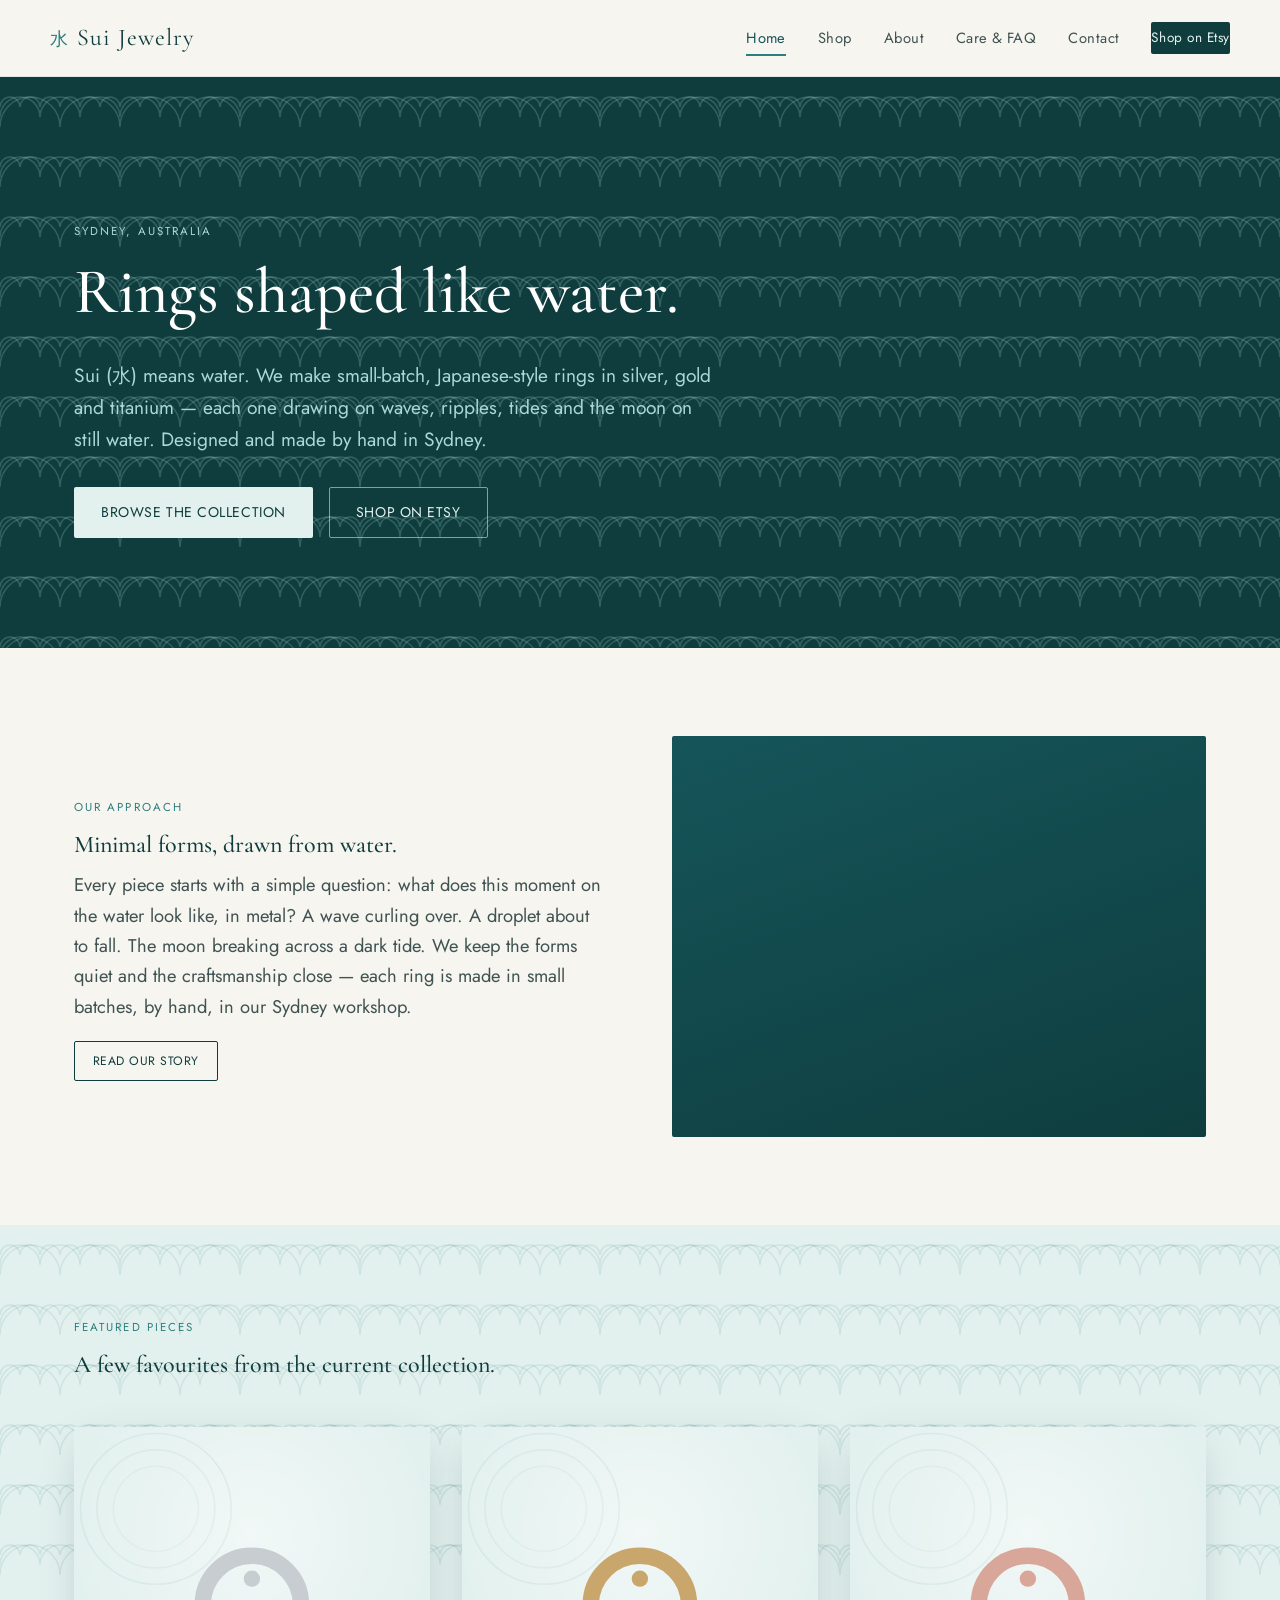
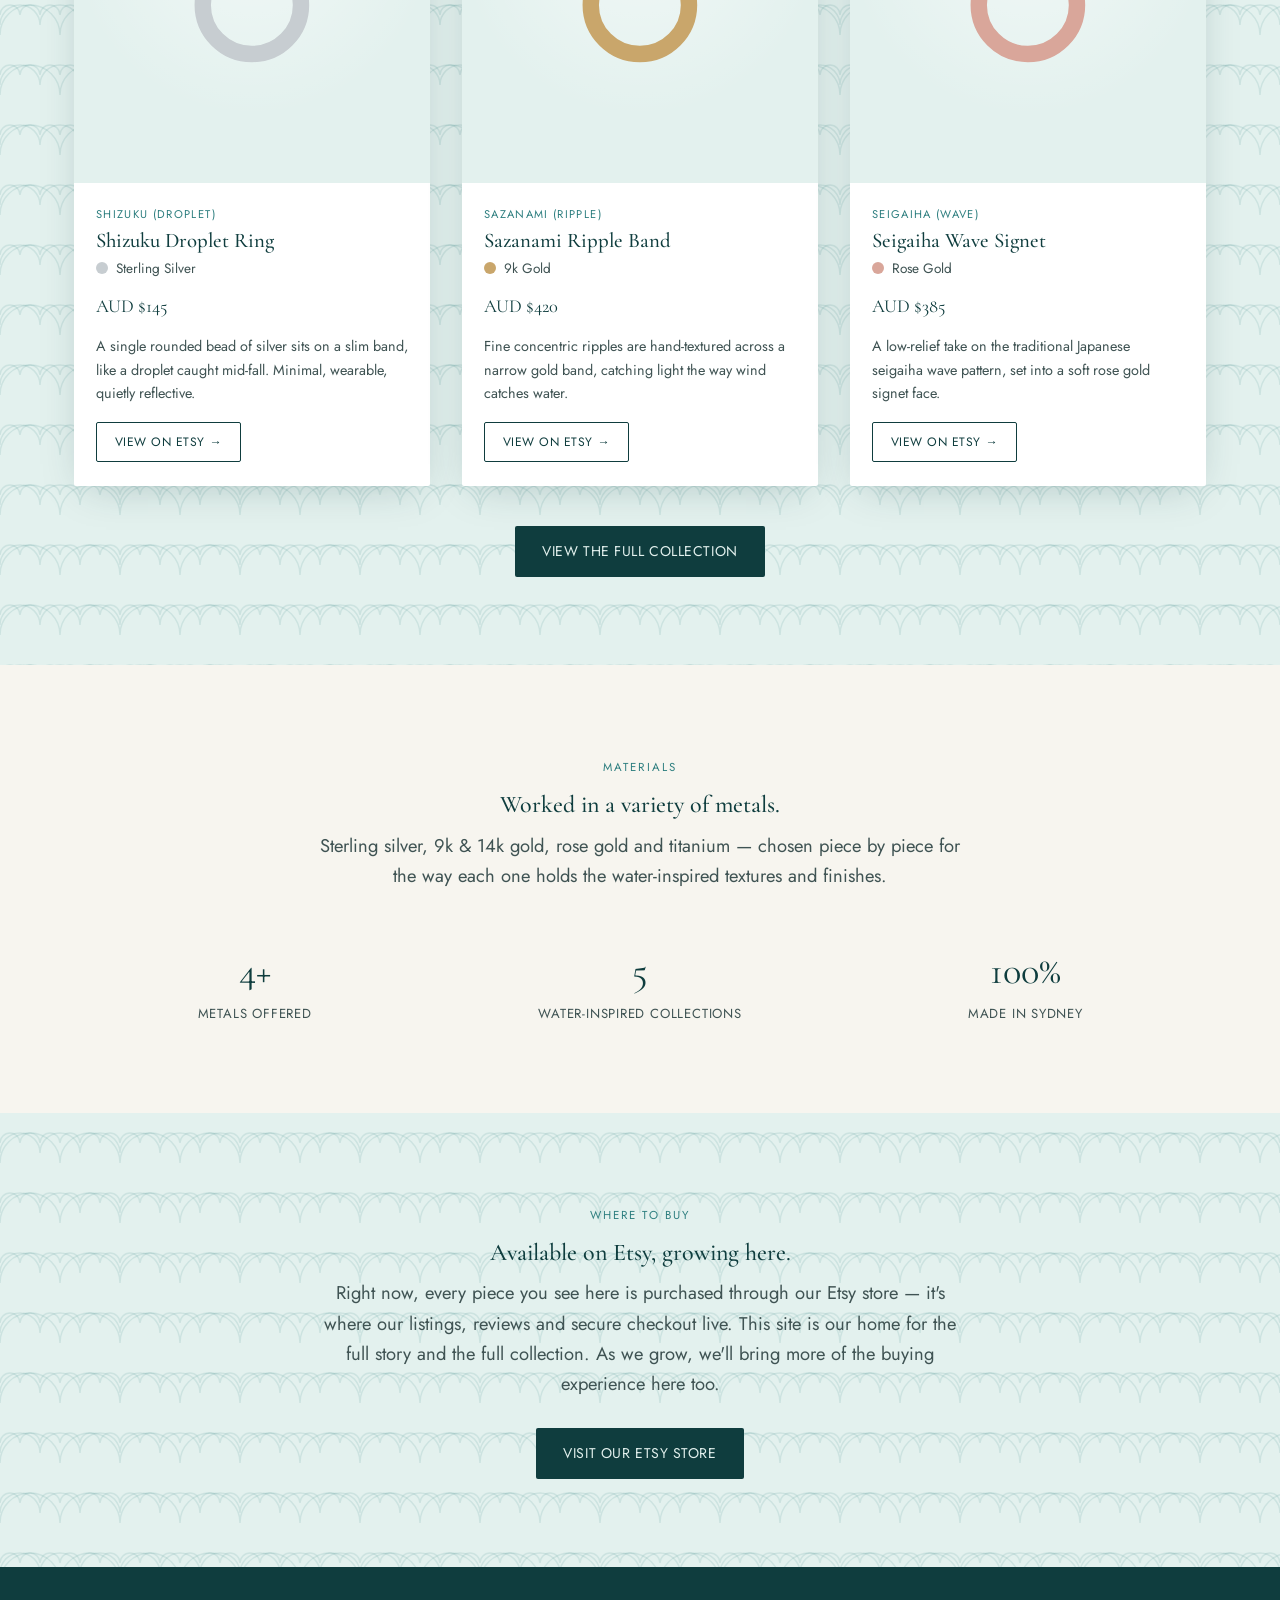
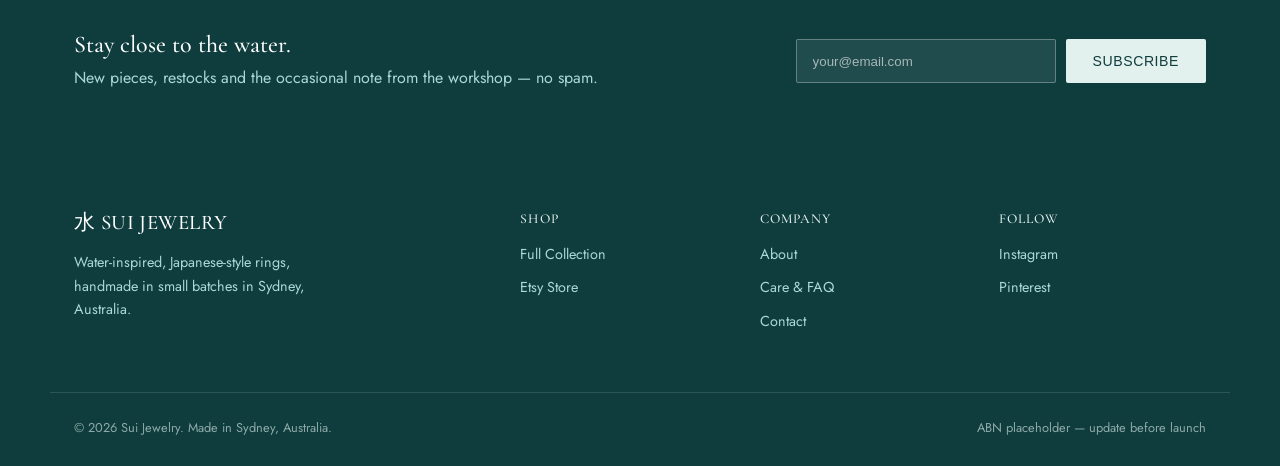
<file: index.html>
<!DOCTYPE html>
<html lang="en">
<head>
  <meta charset="UTF-8">
  <meta name="viewport" content="width=device-width, initial-scale=1.0">
  <title>Sui Jewelry — Water-Inspired Rings, Handmade in Sydney</title>
  <meta name="description" content="Sui Jewelry crafts Japanese-style rings in a variety of metals, inspired by water — waves, ripples, droplets and tides. Made in Sydney, Australia.">
  <link rel="preconnect" href="https://fonts.googleapis.com">
  <link href="https://fonts.googleapis.com/css2?family=Cormorant+Garamond:wght@400;500;600&family=Jost:wght@300;400;500&display=swap" rel="stylesheet">
  <link rel="stylesheet" href="css/style.css">
</head>
<body>

  <!-- ===== Header ===== -->
  <header class="site-header">
    <div class="container nav">
      <a href="index.html" class="brand"><span class="kanji">水</span> Sui Jewelry</a>
      <nav class="nav-links">
        <a href="index.html" class="active">Home</a>
        <a href="shop.html">Shop</a>
        <a href="about.html">About</a>
        <a href="care.html">Care &amp; FAQ</a>
        <a href="contact.html">Contact</a>
        <a href="https://www.etsy.com/shop/YOUR_SHOP_NAME" target="_blank" rel="noopener" class="nav-cta">Shop on Etsy</a>
      </nav>
      <button class="nav-toggle" aria-label="Toggle menu">☰</button>
    </div>
  </header>

  <!-- ===== Hero ===== -->
  <section class="hero wave-pattern">
    <div class="container">
      <span class="eyebrow" style="color:#a8d8d8;">Sydney, Australia</span>
      <h1>Rings shaped like water.</h1>
      <p class="lede">Sui (水) means water. We make small-batch, Japanese-style rings in silver, gold and titanium — each one drawing on waves, ripples, tides and the moon on still water. Designed and made by hand in Sydney.</p>
      <div class="hero-actions">
        <a href="shop.html" class="btn btn-primary">Browse the Collection</a>
        <a href="https://www.etsy.com/shop/YOUR_SHOP_NAME" target="_blank" rel="noopener" class="btn btn-outline">Shop on Etsy</a>
      </div>
    </div>
  </section>

  <!-- ===== Intro / philosophy ===== -->
  <section>
    <div class="container split">
      <div>
        <span class="eyebrow">Our Approach</span>
        <h2>Minimal forms, drawn from water.</h2>
        <p class="lede">Every piece starts with a simple question: what does this moment on the water look like, in metal? A wave curling over. A droplet about to fall. The moon breaking across a dark tide. We keep the forms quiet and the craftsmanship close — each ring is made in small batches, by hand, in our Sydney workshop.</p>
        <a href="about.html" class="btn btn-ghost btn-sm">Read our story</a>
      </div>
      <div class="visual-block wave-pattern"></div>
    </div>
  </section>

  <!-- ===== Featured pieces ===== -->
  <section class="wave-pattern-light">
    <div class="container">
      <span class="eyebrow">Featured Pieces</span>
      <h2>A few favourites from the current collection.</h2>
      <div class="grid-3" data-featured-products>
        <!-- JS-rendered product cards (see js/main.js + data/products.json) -->
        <p>Loading pieces…</p>
      </div>
      <div style="margin-top:40px; text-align:center;">
        <a href="shop.html" class="btn btn-dark">View the Full Collection</a>
      </div>
    </div>
  </section>

  <!-- ===== Materials / stats ===== -->
  <section>
    <div class="container center" style="max-width:720px;">
      <span class="eyebrow">Materials</span>
      <h2>Worked in a variety of metals.</h2>
      <p class="lede center">Sterling silver, 9k &amp; 14k gold, rose gold and titanium — chosen piece by piece for the way each one holds the water-inspired textures and finishes.</p>
    </div>
    <div class="container stat-row">
      <div>
        <div class="num">4+</div>
        <div class="label">Metals Offered</div>
      </div>
      <div>
        <div class="num">5</div>
        <div class="label">Water-Inspired Collections</div>
      </div>
      <div>
        <div class="num">100%</div>
        <div class="label">Made in Sydney</div>
      </div>
    </div>
  </section>

  <!-- ===== Why Etsy + direct note ===== -->
  <section class="wave-pattern-light">
    <div class="container center" style="max-width:720px;">
      <span class="eyebrow">Where to Buy</span>
      <h2>Available on Etsy, growing here.</h2>
      <p class="lede center">Right now, every piece you see here is purchased through our Etsy store — it's where our listings, reviews and secure checkout live. This site is our home for the full story and the full collection. As we grow, we'll bring more of the buying experience here too.</p>
      <div style="margin-top:28px;">
        <a href="https://www.etsy.com/shop/YOUR_SHOP_NAME" target="_blank" rel="noopener" class="btn btn-dark">Visit Our Etsy Store</a>
      </div>
    </div>
  </section>

  <!-- ===== Newsletter ===== -->
  <section class="newsletter">
    <div class="container">
      <div>
        <h2>Stay close to the water.</h2>
        <p>New pieces, restocks and the occasional note from the workshop — no spam.</p>
      </div>
      <form class="newsletter-form" data-demo-form>
        <input type="email" placeholder="your@email.com" required aria-label="Email address">
        <button type="submit" class="btn btn-primary">Subscribe</button>
      </form>
    </div>
  </section>

  <!-- ===== Footer ===== -->
  <footer class="site-footer">
    <div class="container footer-grid">
      <div>
        <h4 style="color:#fff; font-family:var(--font-display); font-size:1.3rem; letter-spacing:0.02em;">水 Sui Jewelry</h4>
        <p style="max-width:280px;">Water-inspired, Japanese-style rings, handmade in small batches in Sydney, Australia.</p>
      </div>
      <div>
        <h4>Shop</h4>
        <a href="shop.html">Full Collection</a>
        <a href="https://www.etsy.com/shop/YOUR_SHOP_NAME" target="_blank" rel="noopener">Etsy Store</a>
      </div>
      <div>
        <h4>Company</h4>
        <a href="about.html">About</a>
        <a href="care.html">Care &amp; FAQ</a>
        <a href="contact.html">Contact</a>
      </div>
      <div>
        <h4>Follow</h4>
        <a href="#">Instagram</a>
        <a href="#">Pinterest</a>
      </div>
    </div>
    <div class="container footer-bottom">
      <span>© <span data-year></span> Sui Jewelry. Made in Sydney, Australia.</span>
      <span>ABN placeholder — update before launch</span>
    </div>
  </footer>

  <script src="js/main.js" defer></script>
</body>
</html>
</file>
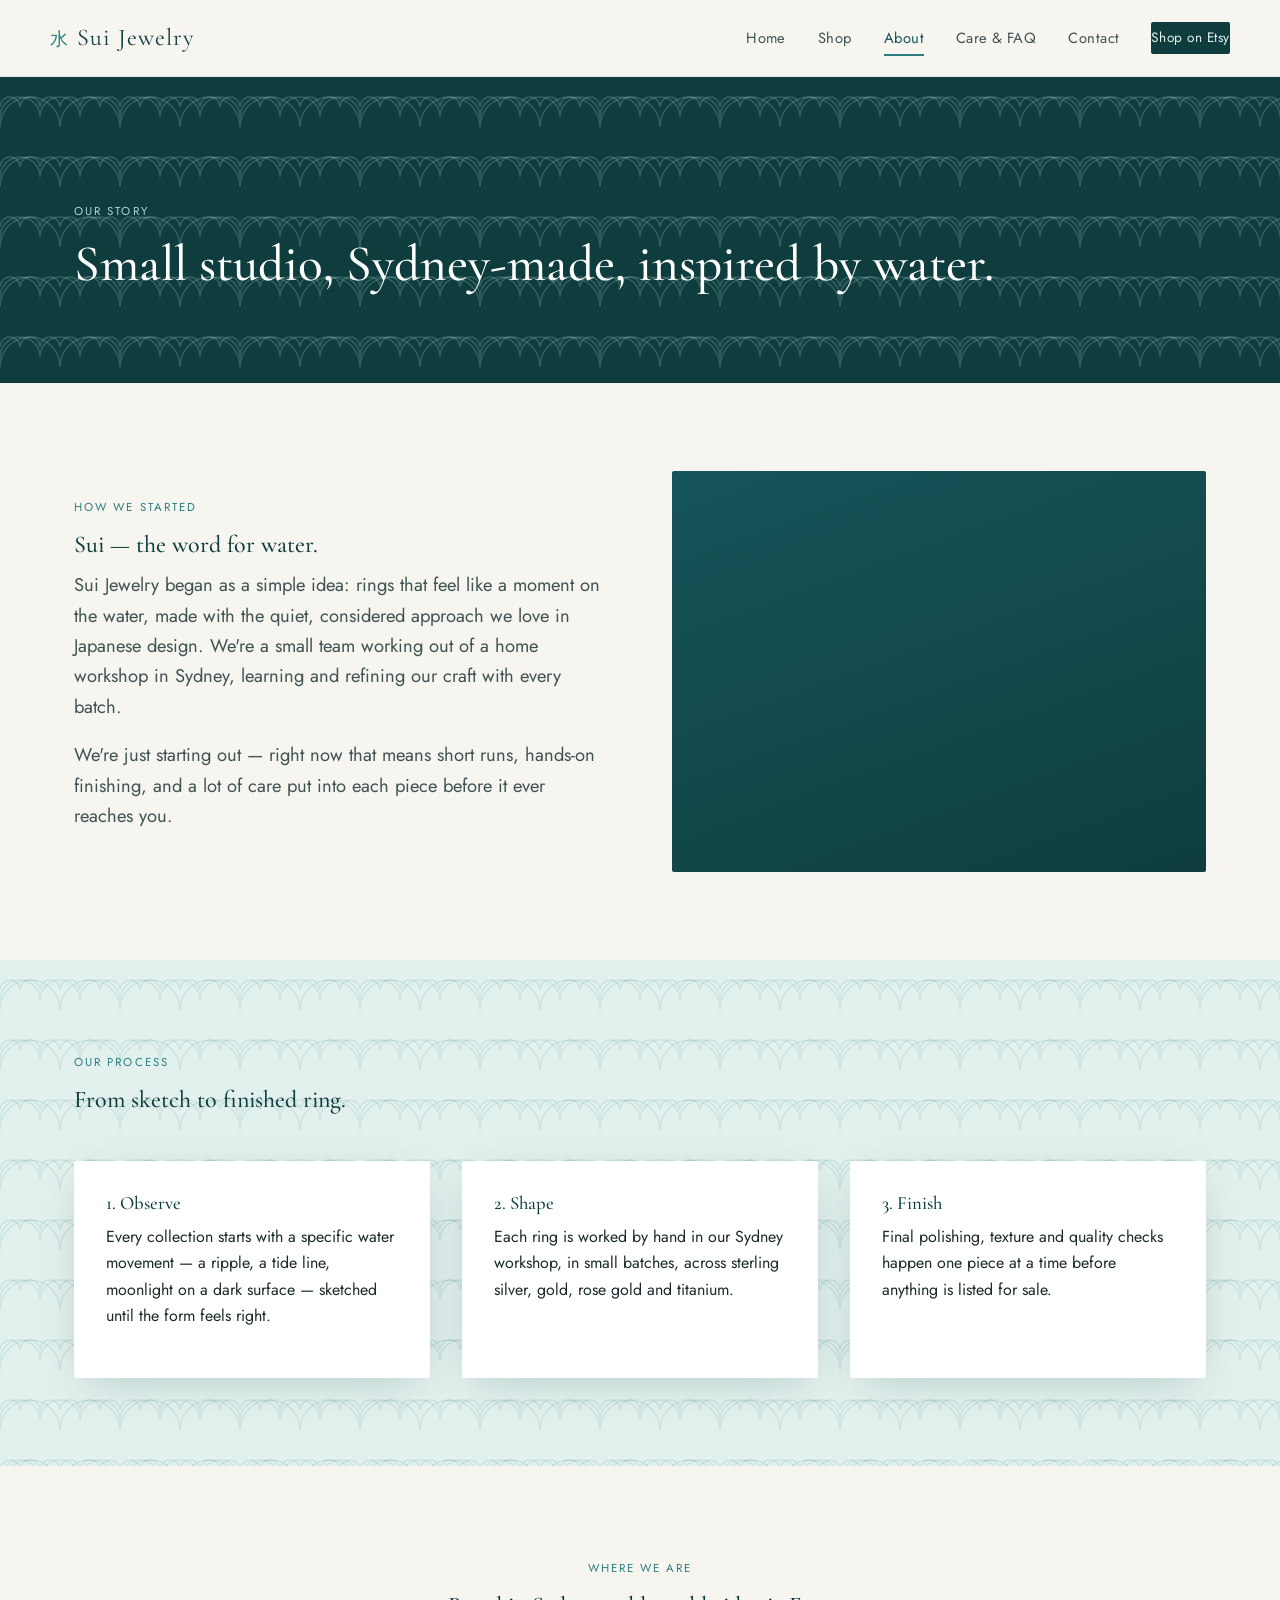
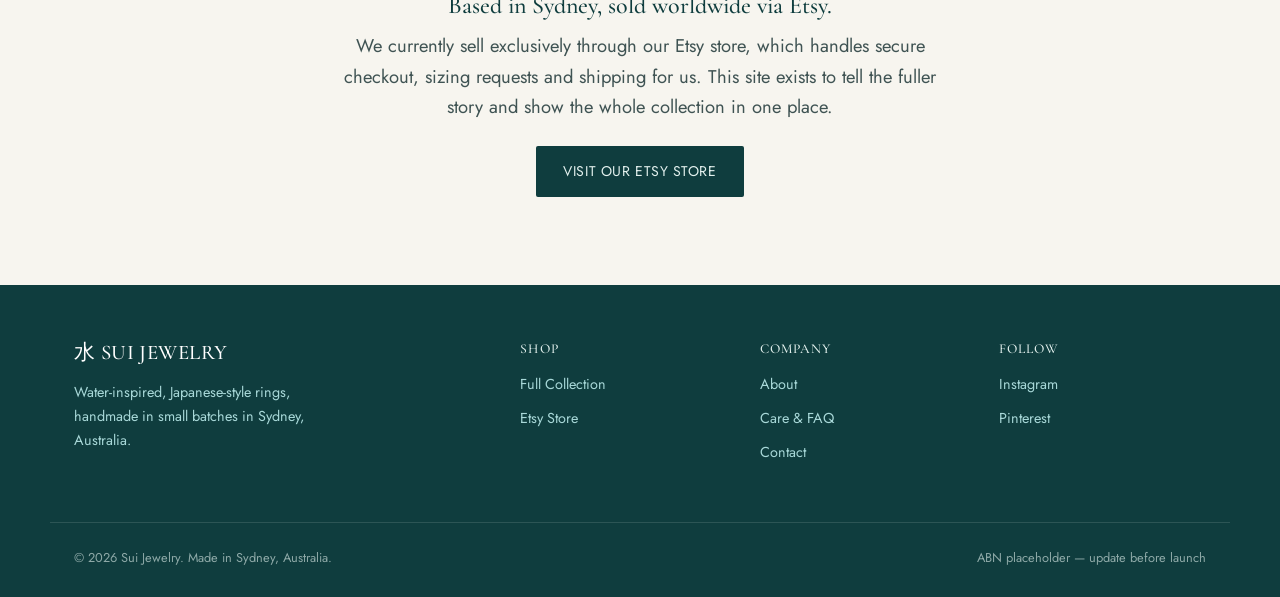
<file: about.html>
<!DOCTYPE html>
<html lang="en">
<head>
  <meta charset="UTF-8">
  <meta name="viewport" content="width=device-width, initial-scale=1.0">
  <title>About — Sui Jewelry</title>
  <meta name="description" content="Sui Jewelry is a small, Sydney-based studio making Japanese-style, water-inspired rings by hand. Read our story.">
  <link rel="preconnect" href="https://fonts.googleapis.com">
  <link href="https://fonts.googleapis.com/css2?family=Cormorant+Garamond:wght@400;500;600&family=Jost:wght@300;400;500&display=swap" rel="stylesheet">
  <link rel="stylesheet" href="css/style.css">
</head>
<body>

  <header class="site-header">
    <div class="container nav">
      <a href="index.html" class="brand"><span class="kanji">水</span> Sui Jewelry</a>
      <nav class="nav-links">
        <a href="index.html">Home</a>
        <a href="shop.html">Shop</a>
        <a href="about.html" class="active">About</a>
        <a href="care.html">Care &amp; FAQ</a>
        <a href="contact.html">Contact</a>
        <a href="https://www.etsy.com/shop/YOUR_SHOP_NAME" target="_blank" rel="noopener" class="nav-cta">Shop on Etsy</a>
      </nav>
      <button class="nav-toggle" aria-label="Toggle menu">☰</button>
    </div>
  </header>

  <section class="page-header wave-pattern">
    <div class="container">
      <span class="eyebrow" style="color:#a8d8d8;">Our Story</span>
      <h1>Small studio, Sydney-made, inspired by water.</h1>
    </div>
  </section>

  <section>
    <div class="container split">
      <div class="visual-block wave-pattern" style="order:2;"></div>
      <div>
        <span class="eyebrow">How We Started</span>
        <h2>Sui — the word for water.</h2>
        <p class="lede">Sui Jewelry began as a simple idea: rings that feel like a moment on the water, made with the quiet, considered approach we love in Japanese design. We're a small team working out of a home workshop in Sydney, learning and refining our craft with every batch.</p>
        <p class="lede">We're just starting out — right now that means short runs, hands-on finishing, and a lot of care put into each piece before it ever reaches you.</p>
      </div>
    </div>
  </section>

  <section class="wave-pattern-light">
    <div class="container">
      <span class="eyebrow">Our Process</span>
      <h2>From sketch to finished ring.</h2>
      <div class="grid-3">
        <div class="card" style="padding:32px;">
          <h3>1. Observe</h3>
          <p class="desc">Every collection starts with a specific water movement — a ripple, a tide line, moonlight on a dark surface — sketched until the form feels right.</p>
        </div>
        <div class="card" style="padding:32px;">
          <h3>2. Shape</h3>
          <p class="desc">Each ring is worked by hand in our Sydney workshop, in small batches, across sterling silver, gold, rose gold and titanium.</p>
        </div>
        <div class="card" style="padding:32px;">
          <h3>3. Finish</h3>
          <p class="desc">Final polishing, texture and quality checks happen one piece at a time before anything is listed for sale.</p>
        </div>
      </div>
    </div>
  </section>

  <section>
    <div class="container center" style="max-width:680px;">
      <span class="eyebrow">Where We Are</span>
      <h2>Based in Sydney, sold worldwide via Etsy.</h2>
      <p class="lede center">We currently sell exclusively through our Etsy store, which handles secure checkout, sizing requests and shipping for us. This site exists to tell the fuller story and show the whole collection in one place.</p>
      <div style="margin-top:24px;">
        <a href="https://www.etsy.com/shop/YOUR_SHOP_NAME" target="_blank" rel="noopener" class="btn btn-dark">Visit Our Etsy Store</a>
      </div>
    </div>
  </section>

  <footer class="site-footer">
    <div class="container footer-grid">
      <div>
        <h4 style="color:#fff; font-family:var(--font-display); font-size:1.3rem; letter-spacing:0.02em;">水 Sui Jewelry</h4>
        <p style="max-width:280px;">Water-inspired, Japanese-style rings, handmade in small batches in Sydney, Australia.</p>
      </div>
      <div>
        <h4>Shop</h4>
        <a href="shop.html">Full Collection</a>
        <a href="https://www.etsy.com/shop/YOUR_SHOP_NAME" target="_blank" rel="noopener">Etsy Store</a>
      </div>
      <div>
        <h4>Company</h4>
        <a href="about.html">About</a>
        <a href="care.html">Care &amp; FAQ</a>
        <a href="contact.html">Contact</a>
      </div>
      <div>
        <h4>Follow</h4>
        <a href="#">Instagram</a>
        <a href="#">Pinterest</a>
      </div>
    </div>
    <div class="container footer-bottom">
      <span>© <span data-year></span> Sui Jewelry. Made in Sydney, Australia.</span>
      <span>ABN placeholder — update before launch</span>
    </div>
  </footer>

  <script src="js/main.js" defer></script>
</body>
</html>
</file>
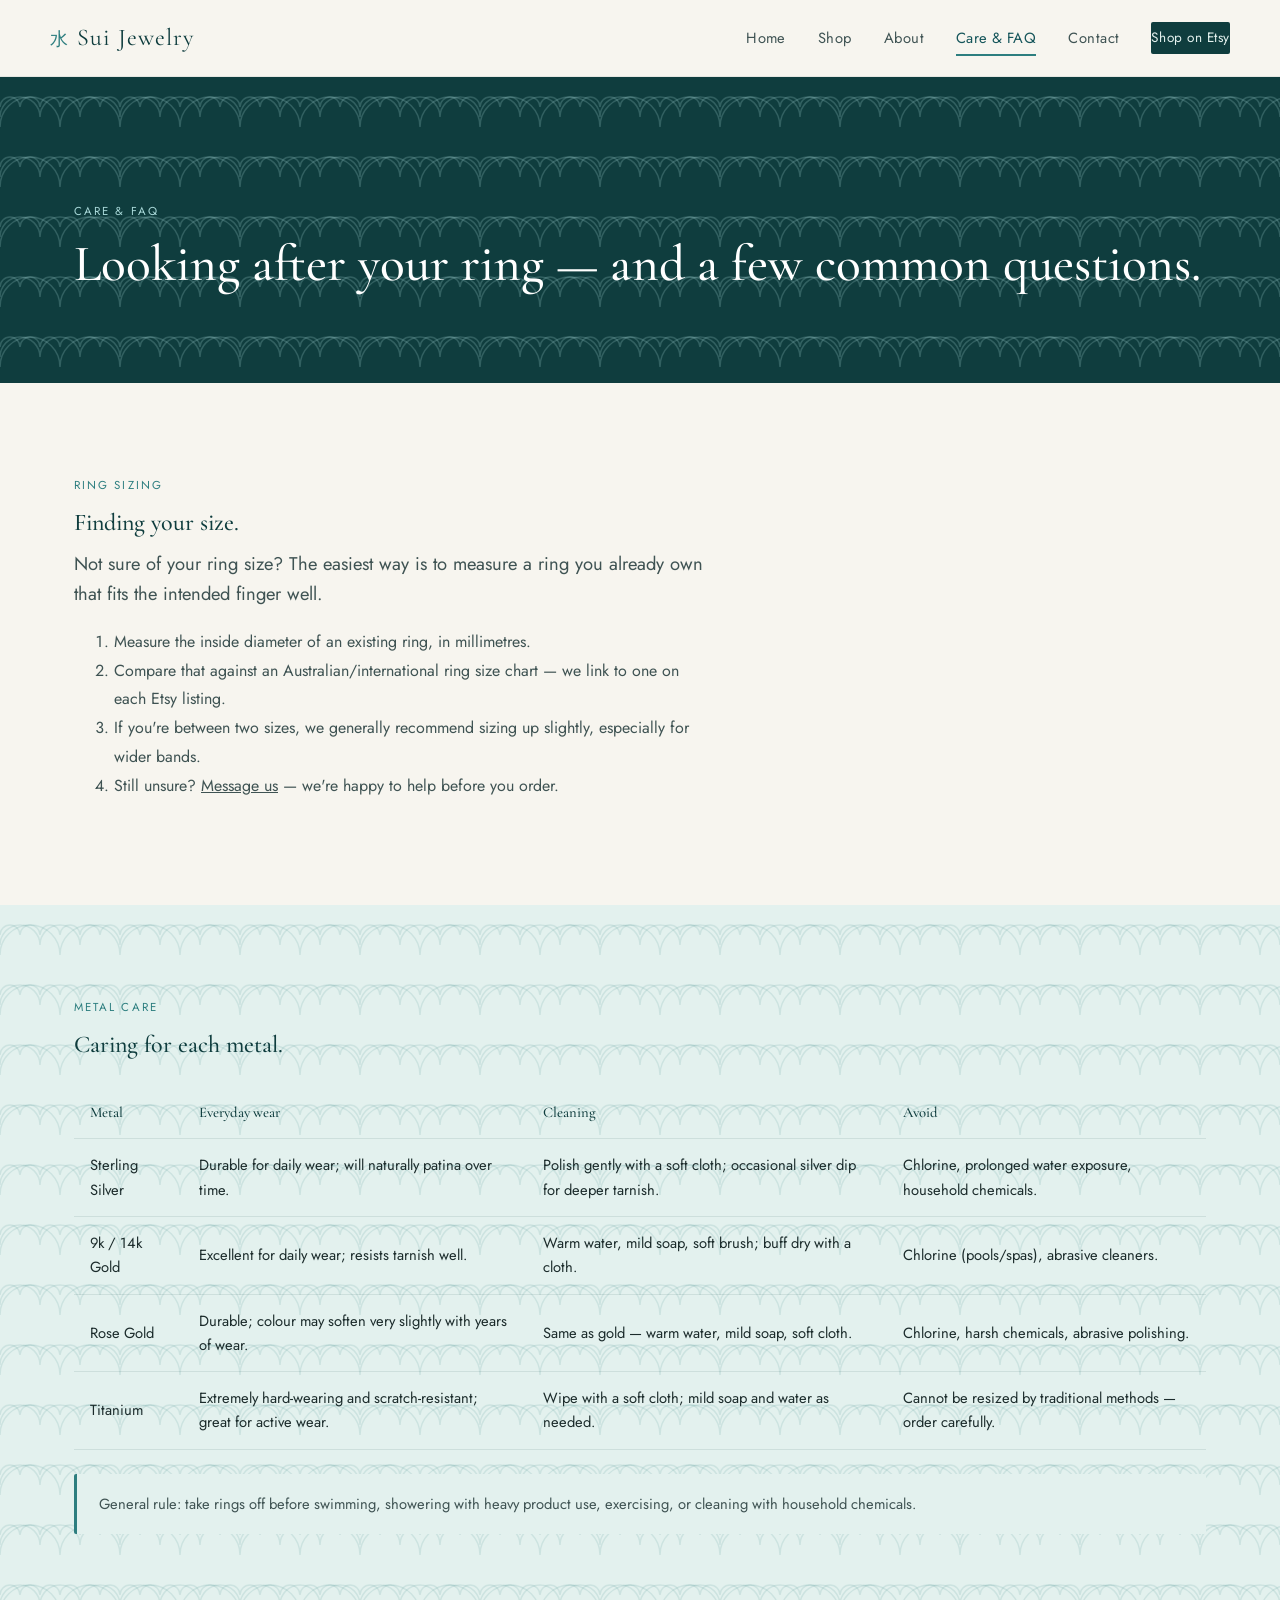
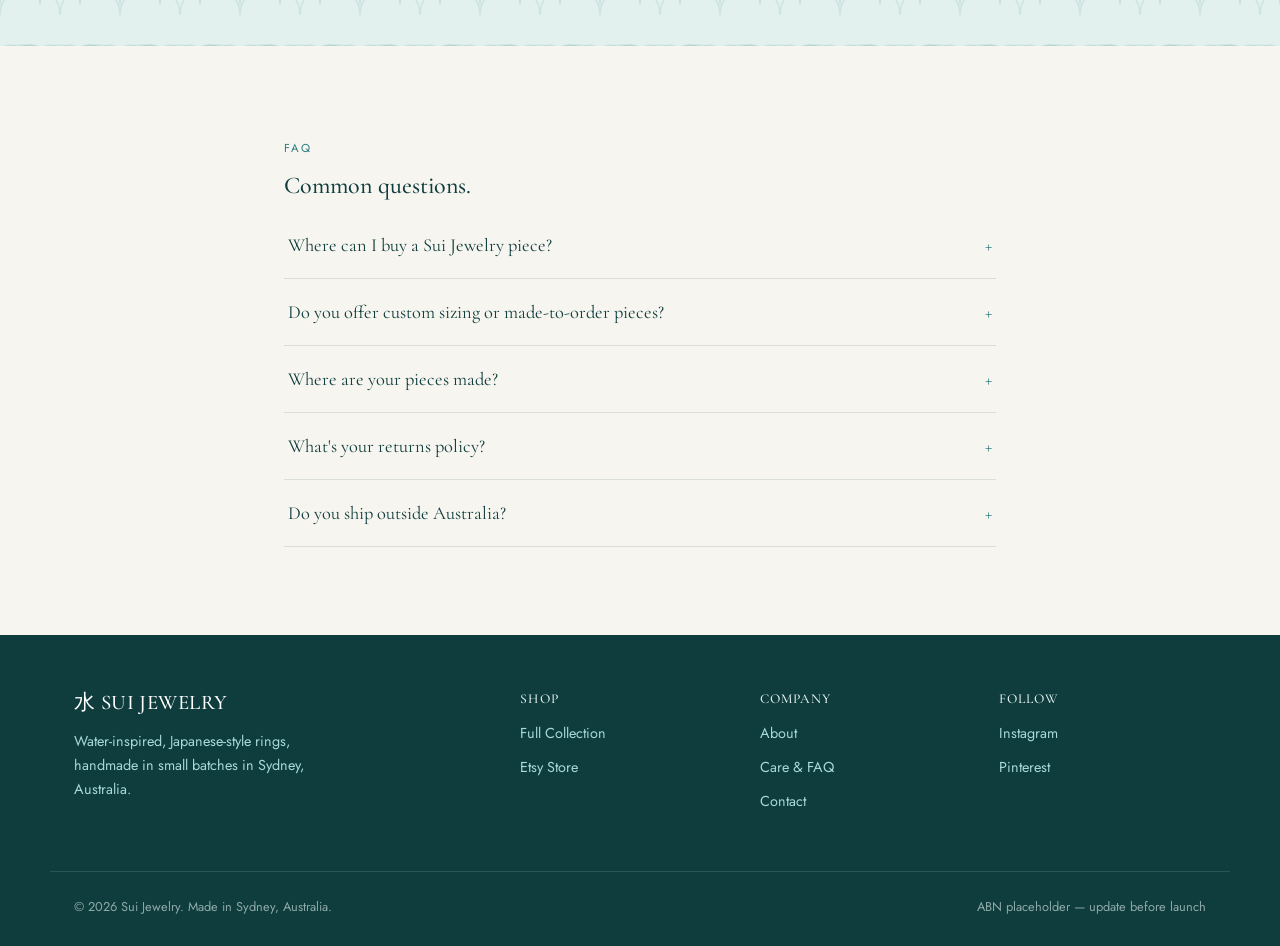
<file: care.html>
<!DOCTYPE html>
<html lang="en">
<head>
  <meta charset="UTF-8">
  <meta name="viewport" content="width=device-width, initial-scale=1.0">
  <title>Care & FAQ — Sui Jewelry</title>
  <meta name="description" content="Ring sizing, metal care instructions and frequently asked questions for Sui Jewelry rings.">
  <link rel="preconnect" href="https://fonts.googleapis.com">
  <link href="https://fonts.googleapis.com/css2?family=Cormorant+Garamond:wght@400;500;600&family=Jost:wght@300;400;500&display=swap" rel="stylesheet">
  <link rel="stylesheet" href="css/style.css">
</head>
<body>

  <header class="site-header">
    <div class="container nav">
      <a href="index.html" class="brand"><span class="kanji">水</span> Sui Jewelry</a>
      <nav class="nav-links">
        <a href="index.html">Home</a>
        <a href="shop.html">Shop</a>
        <a href="about.html">About</a>
        <a href="care.html" class="active">Care &amp; FAQ</a>
        <a href="contact.html">Contact</a>
        <a href="https://www.etsy.com/shop/YOUR_SHOP_NAME" target="_blank" rel="noopener" class="nav-cta">Shop on Etsy</a>
      </nav>
      <button class="nav-toggle" aria-label="Toggle menu">☰</button>
    </div>
  </header>

  <section class="page-header wave-pattern">
    <div class="container">
      <span class="eyebrow" style="color:#a8d8d8;">Care &amp; FAQ</span>
      <h1>Looking after your ring — and a few common questions.</h1>
    </div>
  </section>

  <!-- ===== Ring sizing ===== -->
  <section>
    <div class="container">
      <span class="eyebrow">Ring Sizing</span>
      <h2>Finding your size.</h2>
      <p class="lede">Not sure of your ring size? The easiest way is to measure a ring you already own that fits the intended finger well.</p>
      <ol style="color:var(--ink-soft); max-width:640px; line-height:1.8;">
        <li>Measure the inside diameter of an existing ring, in millimetres.</li>
        <li>Compare that against an Australian/international ring size chart — we link to one on each Etsy listing.</li>
        <li>If you're between two sizes, we generally recommend sizing up slightly, especially for wider bands.</li>
        <li>Still unsure? <a href="contact.html" style="text-decoration:underline;">Message us</a> — we're happy to help before you order.</li>
      </ol>
    </div>
  </section>

  <!-- ===== Metal care table ===== -->
  <section class="wave-pattern-light">
    <div class="container">
      <span class="eyebrow">Metal Care</span>
      <h2>Caring for each metal.</h2>
      <div style="overflow-x:auto;">
        <table class="care-table">
          <thead>
            <tr>
              <th>Metal</th>
              <th>Everyday wear</th>
              <th>Cleaning</th>
              <th>Avoid</th>
            </tr>
          </thead>
          <tbody>
            <tr>
              <td>Sterling Silver</td>
              <td>Durable for daily wear; will naturally patina over time.</td>
              <td>Polish gently with a soft cloth; occasional silver dip for deeper tarnish.</td>
              <td>Chlorine, prolonged water exposure, household chemicals.</td>
            </tr>
            <tr>
              <td>9k / 14k Gold</td>
              <td>Excellent for daily wear; resists tarnish well.</td>
              <td>Warm water, mild soap, soft brush; buff dry with a cloth.</td>
              <td>Chlorine (pools/spas), abrasive cleaners.</td>
            </tr>
            <tr>
              <td>Rose Gold</td>
              <td>Durable; colour may soften very slightly with years of wear.</td>
              <td>Same as gold — warm water, mild soap, soft cloth.</td>
              <td>Chlorine, harsh chemicals, abrasive polishing.</td>
            </tr>
            <tr>
              <td>Titanium</td>
              <td>Extremely hard-wearing and scratch-resistant; great for active wear.</td>
              <td>Wipe with a soft cloth; mild soap and water as needed.</td>
              <td>Cannot be resized by traditional methods — order carefully.</td>
            </tr>
          </tbody>
        </table>
      </div>
      <div class="note-box">General rule: take rings off before swimming, showering with heavy product use, exercising, or cleaning with household chemicals.</div>
    </div>
  </section>

  <!-- ===== FAQ ===== -->
  <section>
    <div class="container" style="max-width:760px;">
      <span class="eyebrow">FAQ</span>
      <h2>Common questions.</h2>

      <div class="accordion">
        <div class="accordion-item">
          <button class="accordion-trigger">
            <span>Where can I buy a Sui Jewelry piece?</span>
            <span class="icon">+</span>
          </button>
          <div class="accordion-panel">
            <div class="inner">Every current piece is available through our Etsy store, linked throughout this site. Etsy handles secure checkout, order tracking and messaging for us.</div>
          </div>
        </div>

        <div class="accordion-item">
          <button class="accordion-trigger">
            <span>Do you offer custom sizing or made-to-order pieces?</span>
            <span class="icon">+</span>
          </button>
          <div class="accordion-panel">
            <div class="inner">Yes — most designs can be made in a custom size or, in some cases, a different metal. Get in touch via our <a href="contact.html">contact page</a> before ordering and we'll confirm what's possible.</div>
          </div>
        </div>

        <div class="accordion-item">
          <button class="accordion-trigger">
            <span>Where are your pieces made?</span>
            <span class="icon">+</span>
          </button>
          <div class="accordion-panel">
            <div class="inner">Everything is designed and made by hand in our small workshop in Sydney, Australia, in limited batches.</div>
          </div>
        </div>

        <div class="accordion-item">
          <button class="accordion-trigger">
            <span>What's your returns policy?</span>
            <span class="icon">+</span>
          </button>
          <div class="accordion-panel">
            <div class="inner">Returns and exchanges follow the policy listed on each Etsy listing, since that's where all orders are currently processed. If anything arrives damaged or incorrect, message us directly and we'll sort it out.</div>
          </div>
        </div>

        <div class="accordion-item">
          <button class="accordion-trigger">
            <span>Do you ship outside Australia?</span>
            <span class="icon">+</span>
          </button>
          <div class="accordion-panel">
            <div class="inner">Yes, international shipping is available on most listings via Etsy — shipping cost and timing is shown at checkout on each listing.</div>
          </div>
        </div>
      </div>
    </div>
  </section>

  <footer class="site-footer">
    <div class="container footer-grid">
      <div>
        <h4 style="color:#fff; font-family:var(--font-display); font-size:1.3rem; letter-spacing:0.02em;">水 Sui Jewelry</h4>
        <p style="max-width:280px;">Water-inspired, Japanese-style rings, handmade in small batches in Sydney, Australia.</p>
      </div>
      <div>
        <h4>Shop</h4>
        <a href="shop.html">Full Collection</a>
        <a href="https://www.etsy.com/shop/YOUR_SHOP_NAME" target="_blank" rel="noopener">Etsy Store</a>
      </div>
      <div>
        <h4>Company</h4>
        <a href="about.html">About</a>
        <a href="care.html">Care &amp; FAQ</a>
        <a href="contact.html">Contact</a>
      </div>
      <div>
        <h4>Follow</h4>
        <a href="#">Instagram</a>
        <a href="#">Pinterest</a>
      </div>
    </div>
    <div class="container footer-bottom">
      <span>© <span data-year></span> Sui Jewelry. Made in Sydney, Australia.</span>
      <span>ABN placeholder — update before launch</span>
    </div>
  </footer>

  <script src="js/main.js" defer></script>
</body>
</html>
</file>
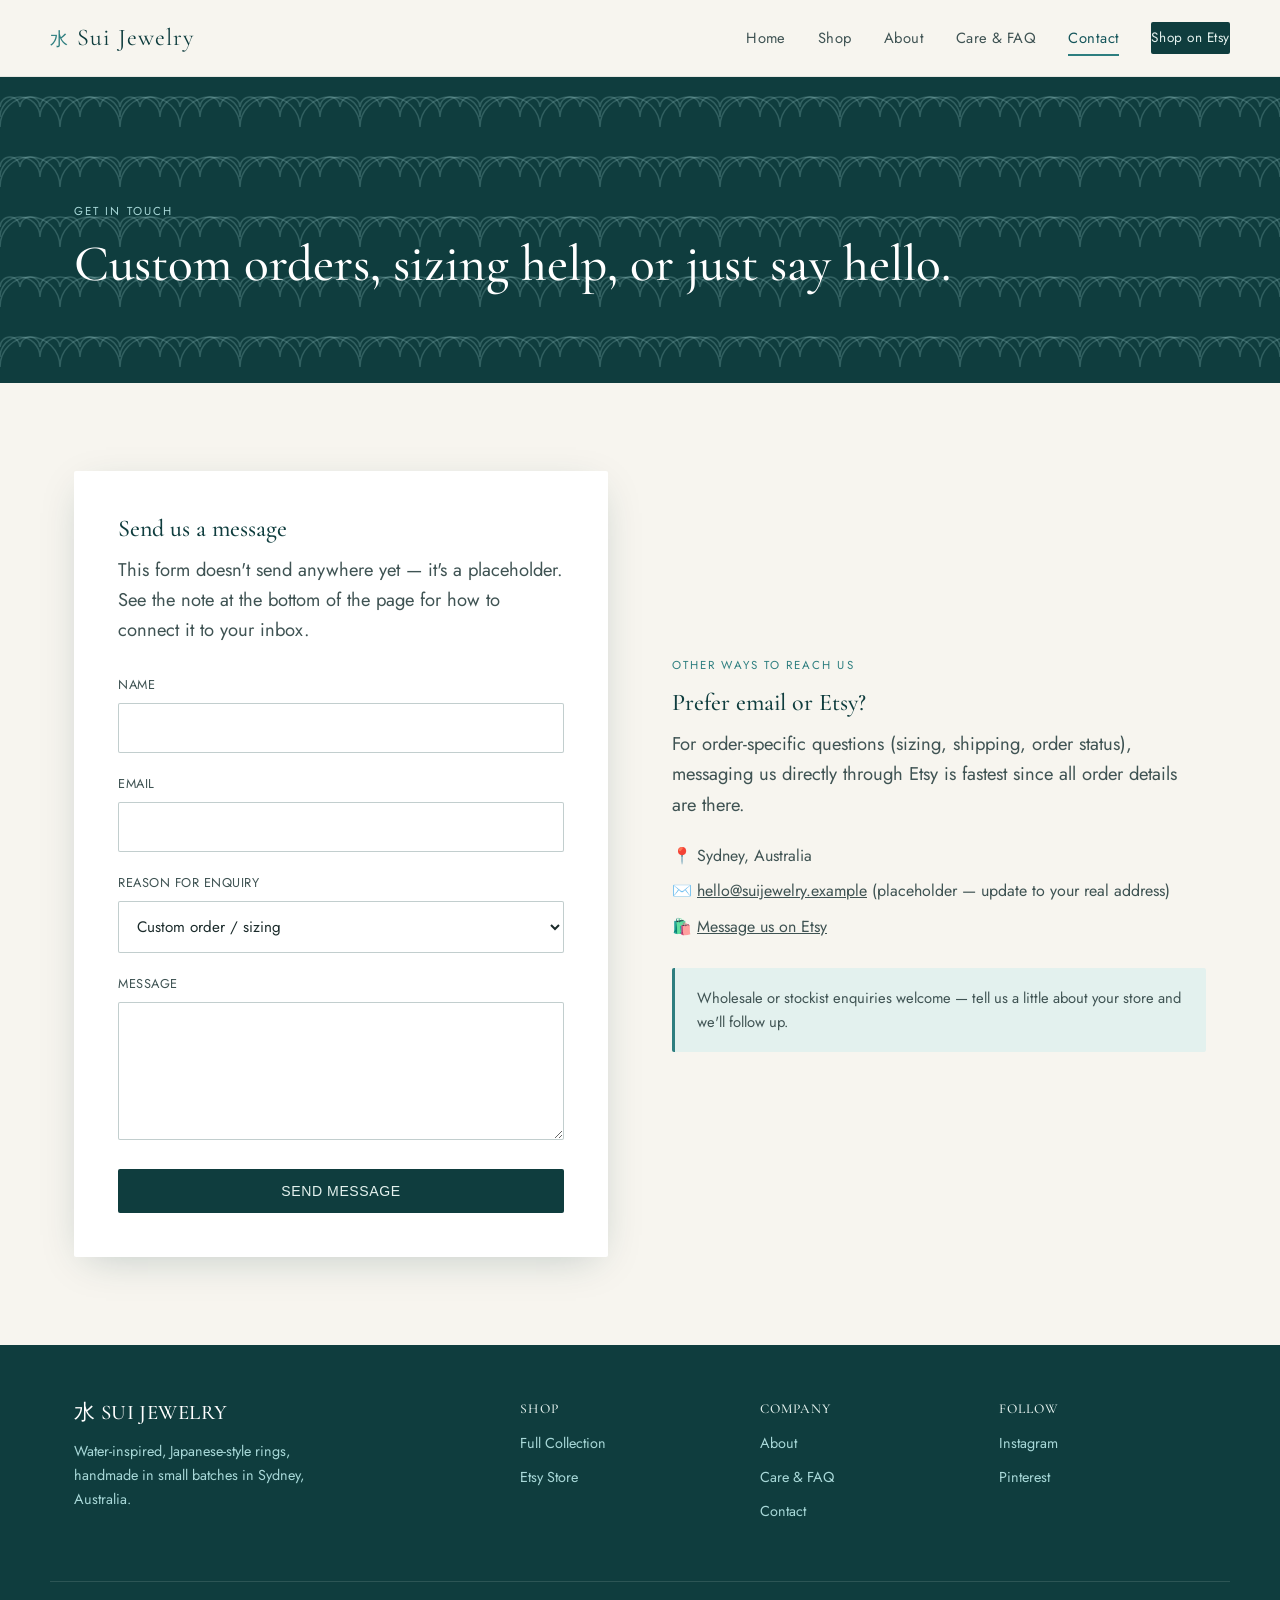
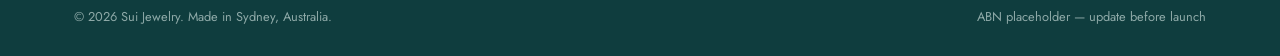
<file: contact.html>
<!DOCTYPE html>
<html lang="en">
<head>
  <meta charset="UTF-8">
  <meta name="viewport" content="width=device-width, initial-scale=1.0">
  <title>Contact — Sui Jewelry</title>
  <meta name="description" content="Get in touch with Sui Jewelry for custom orders, sizing questions, or wholesale enquiries. Sydney, Australia.">
  <link rel="preconnect" href="https://fonts.googleapis.com">
  <link href="https://fonts.googleapis.com/css2?family=Cormorant+Garamond:wght@400;500;600&family=Jost:wght@300;400;500&display=swap" rel="stylesheet">
  <link rel="stylesheet" href="css/style.css">
</head>
<body>

  <header class="site-header">
    <div class="container nav">
      <a href="index.html" class="brand"><span class="kanji">水</span> Sui Jewelry</a>
      <nav class="nav-links">
        <a href="index.html">Home</a>
        <a href="shop.html">Shop</a>
        <a href="about.html">About</a>
        <a href="care.html">Care &amp; FAQ</a>
        <a href="contact.html" class="active">Contact</a>
        <a href="https://www.etsy.com/shop/YOUR_SHOP_NAME" target="_blank" rel="noopener" class="nav-cta">Shop on Etsy</a>
      </nav>
      <button class="nav-toggle" aria-label="Toggle menu">☰</button>
    </div>
  </header>

  <section class="page-header wave-pattern">
    <div class="container">
      <span class="eyebrow" style="color:#a8d8d8;">Get In Touch</span>
      <h1>Custom orders, sizing help, or just say hello.</h1>
    </div>
  </section>

  <section>
    <div class="container split">
      <div class="panel">
        <h2 class="mt-0">Send us a message</h2>
        <p class="lede" style="margin-bottom:28px;">This form doesn't send anywhere yet — it's a placeholder. See the note at the bottom of the page for how to connect it to your inbox.</p>

        <form data-demo-form>
          <div class="form-field">
            <label for="name">Name</label>
            <input type="text" id="name" name="name" required>
          </div>
          <div class="form-field">
            <label for="email">Email</label>
            <input type="email" id="email" name="email" required>
          </div>
          <div class="form-field">
            <label for="reason">Reason for enquiry</label>
            <select id="reason" name="reason">
              <option>Custom order / sizing</option>
              <option>Order support</option>
              <option>Wholesale / stockist enquiry</option>
              <option>Press / collaboration</option>
              <option>Something else</option>
            </select>
          </div>
          <div class="form-field">
            <label for="message">Message</label>
            <textarea id="message" name="message" rows="5" required></textarea>
          </div>
          <button type="submit" class="btn btn-dark btn-block">Send Message</button>
          <div class="form-success">Thanks — your message has been noted. (Demo form: nothing was actually sent. See README to connect a real inbox.)</div>
        </form>
      </div>

      <div>
        <span class="eyebrow">Other Ways to Reach Us</span>
        <h2>Prefer email or Etsy?</h2>
        <p class="lede">For order-specific questions (sizing, shipping, order status), messaging us directly through Etsy is fastest since all order details are there.</p>
        <ul style="line-height:2.2; color:var(--ink-soft);">
          <li>📍 Sydney, Australia</li>
          <li>✉️ <a href="mailto:hello@suijewelry.example" style="text-decoration:underline;">hello@suijewelry.example</a> (placeholder — update to your real address)</li>
          <li>🛍️ <a href="https://www.etsy.com/shop/YOUR_SHOP_NAME" target="_blank" rel="noopener" style="text-decoration:underline;">Message us on Etsy</a></li>
        </ul>
        <div class="note-box">Wholesale or stockist enquiries welcome — tell us a little about your store and we'll follow up.</div>
      </div>
    </div>
  </section>

  <footer class="site-footer">
    <div class="container footer-grid">
      <div>
        <h4 style="color:#fff; font-family:var(--font-display); font-size:1.3rem; letter-spacing:0.02em;">水 Sui Jewelry</h4>
        <p style="max-width:280px;">Water-inspired, Japanese-style rings, handmade in small batches in Sydney, Australia.</p>
      </div>
      <div>
        <h4>Shop</h4>
        <a href="shop.html">Full Collection</a>
        <a href="https://www.etsy.com/shop/YOUR_SHOP_NAME" target="_blank" rel="noopener">Etsy Store</a>
      </div>
      <div>
        <h4>Company</h4>
        <a href="about.html">About</a>
        <a href="care.html">Care &amp; FAQ</a>
        <a href="contact.html">Contact</a>
      </div>
      <div>
        <h4>Follow</h4>
        <a href="#">Instagram</a>
        <a href="#">Pinterest</a>
      </div>
    </div>
    <div class="container footer-bottom">
      <span>© <span data-year></span> Sui Jewelry. Made in Sydney, Australia.</span>
      <span>ABN placeholder — update before launch</span>
    </div>
  </footer>

  <script src="js/main.js" defer></script>
</body>
</html>
</file>
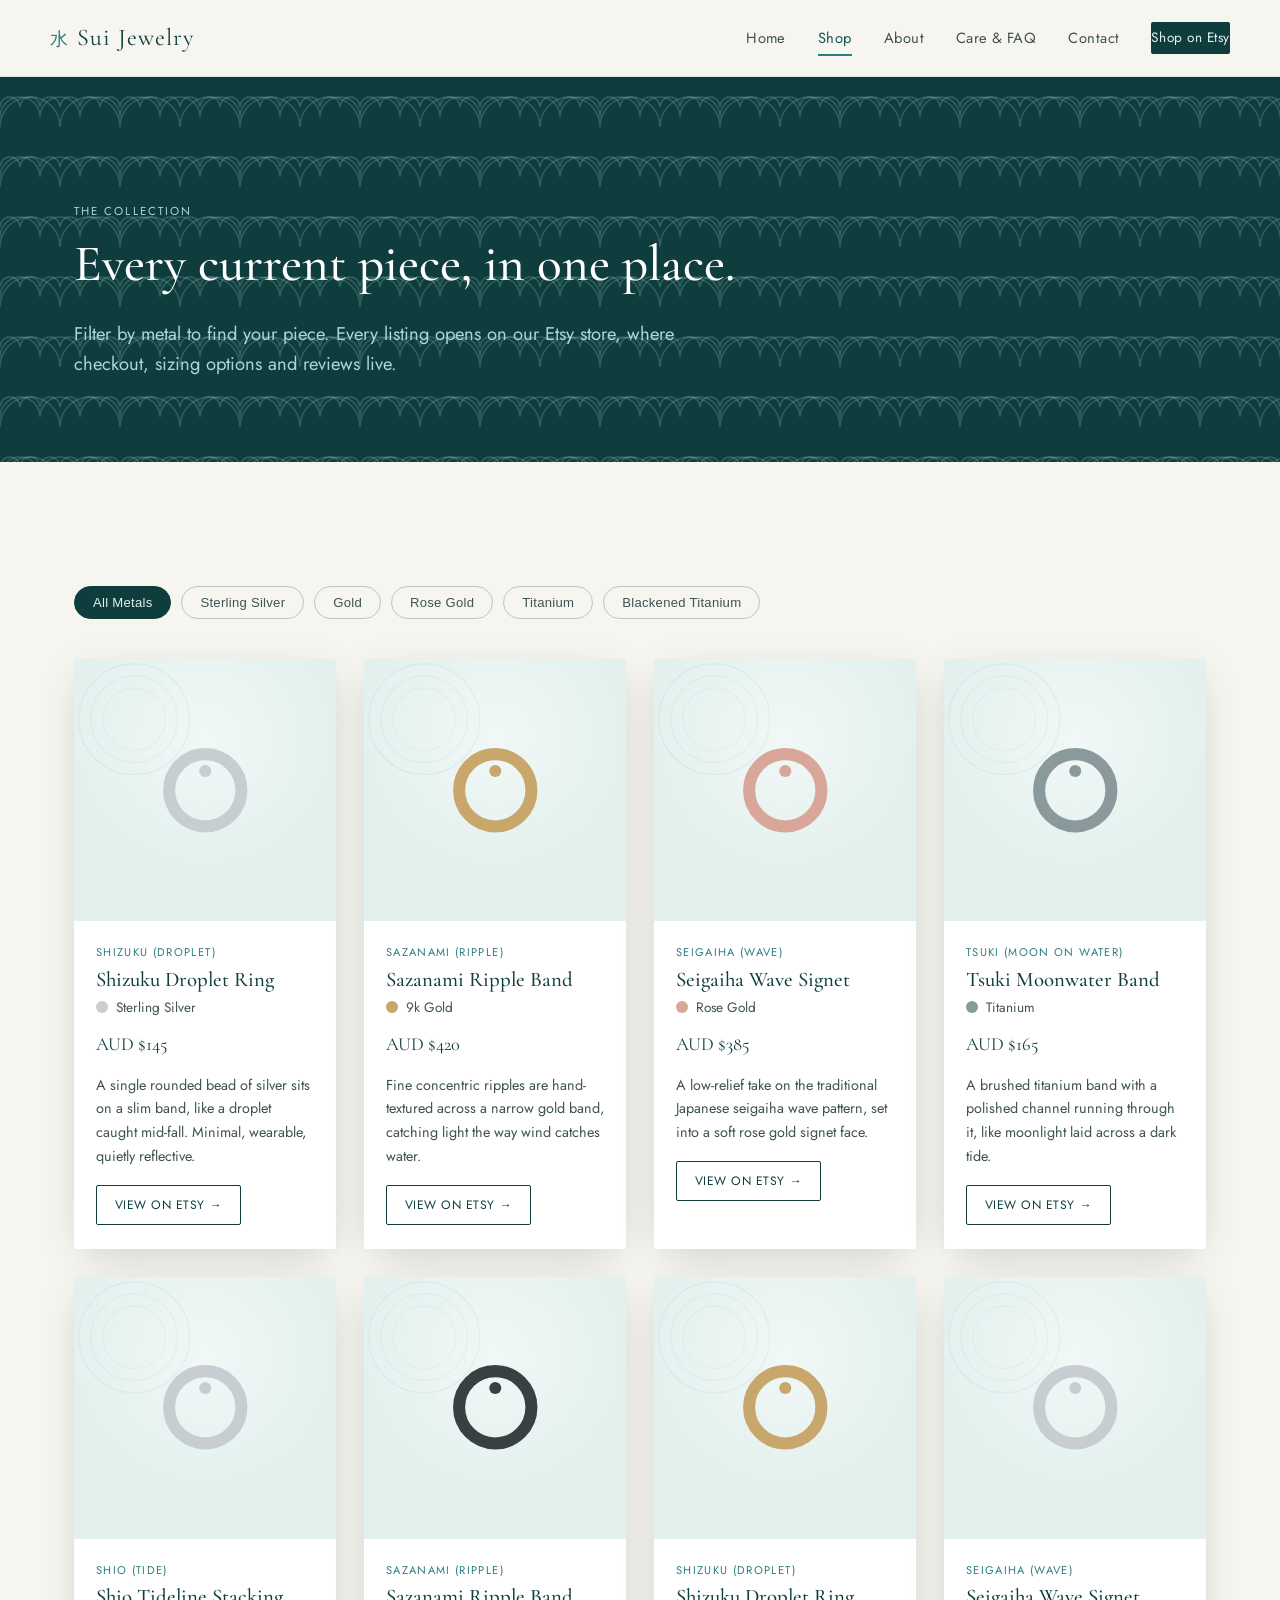
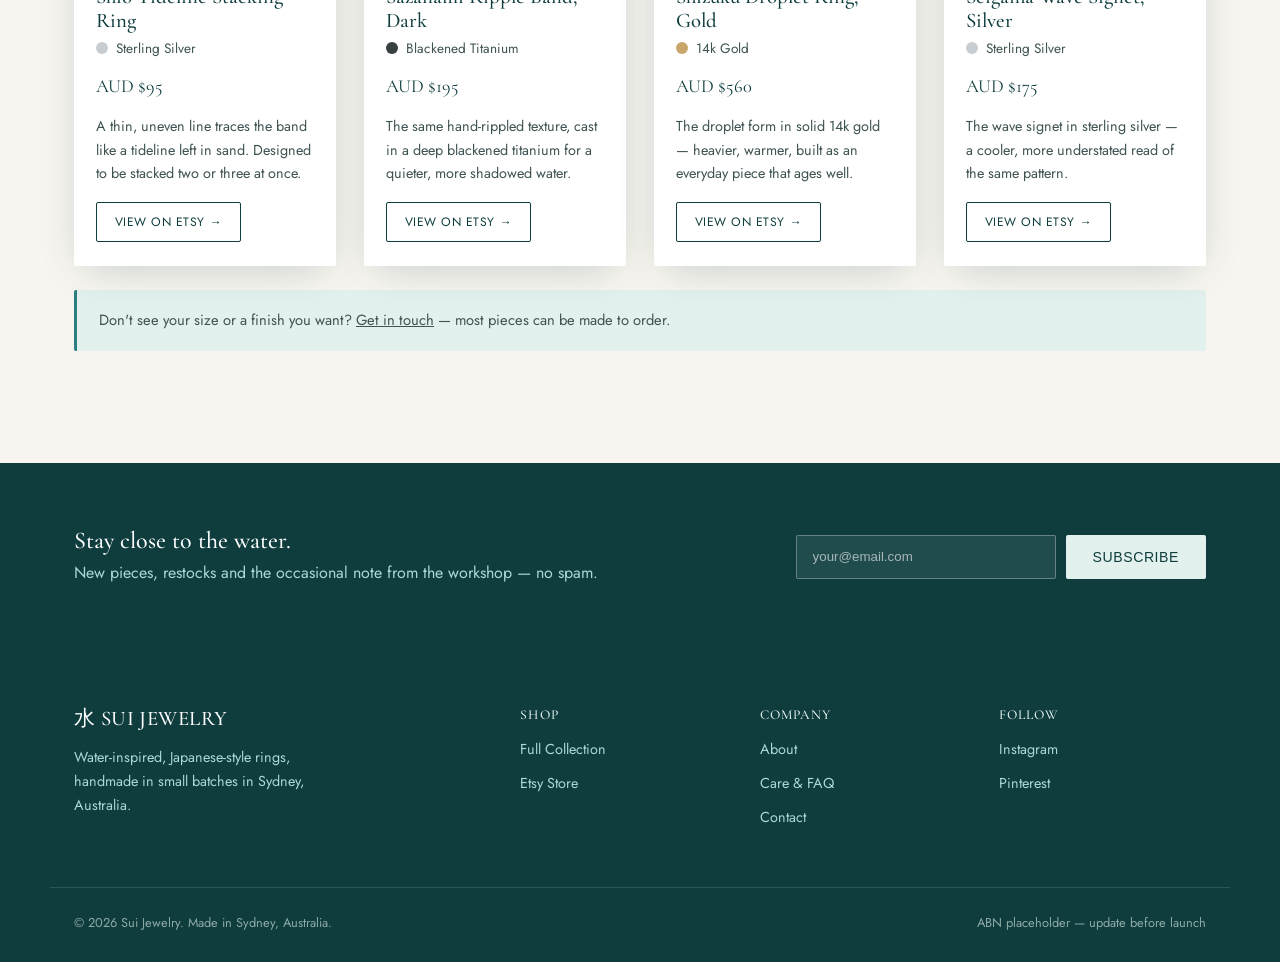
<file: shop.html>
<!DOCTYPE html>
<html lang="en">
<head>
  <meta charset="UTF-8">
  <meta name="viewport" content="width=device-width, initial-scale=1.0">
  <title>Shop — Sui Jewelry</title>
  <meta name="description" content="Browse the full Sui Jewelry collection — water-inspired rings in sterling silver, gold, rose gold and titanium. Made in Sydney, available via our Etsy store.">
  <link rel="preconnect" href="https://fonts.googleapis.com">
  <link href="https://fonts.googleapis.com/css2?family=Cormorant+Garamond:wght@400;500;600&family=Jost:wght@300;400;500&display=swap" rel="stylesheet">
  <link rel="stylesheet" href="css/style.css">
</head>
<body>

  <header class="site-header">
    <div class="container nav">
      <a href="index.html" class="brand"><span class="kanji">水</span> Sui Jewelry</a>
      <nav class="nav-links">
        <a href="index.html">Home</a>
        <a href="shop.html" class="active">Shop</a>
        <a href="about.html">About</a>
        <a href="care.html">Care &amp; FAQ</a>
        <a href="contact.html">Contact</a>
        <a href="https://www.etsy.com/shop/YOUR_SHOP_NAME" target="_blank" rel="noopener" class="nav-cta">Shop on Etsy</a>
      </nav>
      <button class="nav-toggle" aria-label="Toggle menu">☰</button>
    </div>
  </header>

  <section class="page-header wave-pattern">
    <div class="container">
      <span class="eyebrow" style="color:#a8d8d8;">The Collection</span>
      <h1>Every current piece, in one place.</h1>
      <p class="lede" style="color:var(--foam-300);">Filter by metal to find your piece. Every listing opens on our Etsy store, where checkout, sizing options and reviews live.</p>
    </div>
  </section>

  <section>
    <div class="container">
      <div class="filters" data-metal-filters>
        <button class="filter-btn active" data-metal="all">All Metals</button>
        <button class="filter-btn" data-metal="silver">Sterling Silver</button>
        <button class="filter-btn" data-metal="gold">Gold</button>
        <button class="filter-btn" data-metal="rose-gold">Rose Gold</button>
        <button class="filter-btn" data-metal="titanium">Titanium</button>
        <button class="filter-btn" data-metal="black-titanium">Blackened Titanium</button>
      </div>

      <div class="grid-4" data-shop-grid>
        <!-- JS-rendered product cards (see js/main.js + data/products.json) -->
        <p>Loading pieces…</p>
      </div>

      <div class="note-box">
        Don't see your size or a finish you want? <a href="contact.html" style="text-decoration:underline;">Get in touch</a> — most pieces can be made to order.
      </div>
    </div>
  </section>

  <section class="newsletter">
    <div class="container">
      <div>
        <h2>Stay close to the water.</h2>
        <p>New pieces, restocks and the occasional note from the workshop — no spam.</p>
      </div>
      <form class="newsletter-form" data-demo-form>
        <input type="email" placeholder="your@email.com" required aria-label="Email address">
        <button type="submit" class="btn btn-primary">Subscribe</button>
      </form>
    </div>
  </section>

  <footer class="site-footer">
    <div class="container footer-grid">
      <div>
        <h4 style="color:#fff; font-family:var(--font-display); font-size:1.3rem; letter-spacing:0.02em;">水 Sui Jewelry</h4>
        <p style="max-width:280px;">Water-inspired, Japanese-style rings, handmade in small batches in Sydney, Australia.</p>
      </div>
      <div>
        <h4>Shop</h4>
        <a href="shop.html">Full Collection</a>
        <a href="https://www.etsy.com/shop/YOUR_SHOP_NAME" target="_blank" rel="noopener">Etsy Store</a>
      </div>
      <div>
        <h4>Company</h4>
        <a href="about.html">About</a>
        <a href="care.html">Care &amp; FAQ</a>
        <a href="contact.html">Contact</a>
      </div>
      <div>
        <h4>Follow</h4>
        <a href="#">Instagram</a>
        <a href="#">Pinterest</a>
      </div>
    </div>
    <div class="container footer-bottom">
      <span>© <span data-year></span> Sui Jewelry. Made in Sydney, Australia.</span>
      <span>ABN placeholder — update before launch</span>
    </div>
  </footer>

  <script src="js/main.js" defer></script>
</body>
</html>
</file>
<file: css/style.css>
/* =========================================================
   Sui Jewelry — Design System
   Theme: water + Japanese minimalism
   ========================================================= */

:root {
  /* Palette */
  --ink: #1b2b2b;
  --ink-soft: #3f5353;
  --paper: #f7f5ef;
  --paper-deep: #efece2;
  --ocean-900: #0f3d3e;
  --ocean-700: #15555a;
  --ocean-500: #2d7e7f;
  --foam-300: #a8d8d8;
  --foam-100: #e3f1ee;
  --gold: #c9a66b;
  --rose-gold: #d9a69a;
  --silver: #c7cdd1;
  --titanium: #8a9a9c;

  /* Type */
  --font-display: 'Cormorant Garamond', 'EB Garamond', Georgia, serif;
  --font-body: 'Jost', 'Inter', 'Helvetica Neue', Arial, sans-serif;

  /* Spacing / shape */
  --radius: 2px;
  --container: 1180px;
  --shadow-soft: 0 10px 40px -12px rgba(15, 61, 62, 0.25);
}

/* ---------- Reset ---------- */
* { box-sizing: border-box; }
html { scroll-behavior: smooth; }
body {
  margin: 0;
  background: var(--paper);
  color: var(--ink);
  font-family: var(--font-body);
  font-size: 16px;
  line-height: 1.65;
  -webkit-font-smoothing: antialiased;
}
img { max-width: 100%; display: block; }
a { color: inherit; text-decoration: none; }
ul { margin: 0; padding: 0; list-style: none; }
h1, h2, h3, h4 {
  font-family: var(--font-display);
  font-weight: 500;
  line-height: 1.15;
  margin: 0 0 0.5em;
  color: var(--ocean-900);
}
p { margin: 0 0 1em; }
.container {
  max-width: var(--container);
  margin: 0 auto;
  padding: 0 24px;
}
section { padding: 88px 0; }
.eyebrow {
  display: inline-block;
  font-family: var(--font-body);
  letter-spacing: 0.18em;
  text-transform: uppercase;
  font-size: 0.72rem;
  color: var(--ocean-500);
  margin-bottom: 14px;
}
.lede {
  font-size: 1.15rem;
  color: var(--ink-soft);
  max-width: 640px;
}
.center { text-align: center; margin-left: auto; margin-right: auto; }

/* ---------- Seigaiha wave pattern (SVG data-uri background) ---------- */
.wave-pattern {
  background-color: var(--ocean-900);
  background-image: url("data:image/svg+xml,%3Csvg xmlns='http://www.w3.org/2000/svg' width='120' height='60' viewBox='0 0 120 60'%3E%3Cg fill='none' stroke='%23a8d8d8' stroke-opacity='0.22' stroke-width='1.5'%3E%3Cpath d='M0 50 a30 30 0 0 1 60 0 a30 30 0 0 1 60 0'/%3E%3Cpath d='M0 40 a20 20 0 0 1 40 0 a20 20 0 0 1 40 0 a20 20 0 0 1 40 0'/%3E%3Cpath d='M0 30 a10 10 0 0 1 20 0 a10 10 0 0 1 20 0 a10 10 0 0 1 20 0 a10 10 0 0 1 20 0 a10 10 0 0 1 20 0 a10 10 0 0 1 20 0'/%3E%3C/g%3E%3C/svg%3E");
  background-repeat: repeat;
}
.wave-pattern-light {
  background-color: var(--foam-100);
  background-image: url("data:image/svg+xml,%3Csvg xmlns='http://www.w3.org/2000/svg' width='120' height='60' viewBox='0 0 120 60'%3E%3Cg fill='none' stroke='%232d7e7f' stroke-opacity='0.12' stroke-width='1.5'%3E%3Cpath d='M0 50 a30 30 0 0 1 60 0 a30 30 0 0 1 60 0'/%3E%3Cpath d='M0 40 a20 20 0 0 1 40 0 a20 20 0 0 1 40 0 a20 20 0 0 1 40 0'/%3E%3Cpath d='M0 30 a10 10 0 0 1 20 0 a10 10 0 0 1 20 0 a10 10 0 0 1 20 0 a10 10 0 0 1 20 0 a10 10 0 0 1 20 0 a10 10 0 0 1 20 0'/%3E%3C/g%3E%3C/svg%3E");
  background-repeat: repeat;
}

/* ---------- Wave divider ---------- */
.wave-divider {
  display: block;
  width: 100%;
  height: 48px;
}

/* ---------- Header / Nav ---------- */
.site-header {
  position: sticky;
  top: 0;
  z-index: 50;
  background: rgba(247, 245, 239, 0.92);
  backdrop-filter: blur(6px);
  border-bottom: 1px solid rgba(15, 61, 62, 0.08);
}
.nav {
  display: flex;
  align-items: center;
  justify-content: space-between;
  padding: 18px 0;
}
.brand {
  font-family: var(--font-display);
  font-size: 1.5rem;
  letter-spacing: 0.04em;
  color: var(--ocean-900);
  display: flex;
  align-items: baseline;
  gap: 8px;
}
.brand .kanji { font-size: 1.1rem; color: var(--ocean-500); }
.nav-links {
  display: flex;
  gap: 32px;
  font-size: 0.92rem;
  letter-spacing: 0.03em;
}
.nav-links a {
  position: relative;
  padding: 4px 0;
  color: var(--ink-soft);
  transition: color 0.2s ease;
}
.nav-links a:hover, .nav-links a.active { color: var(--ocean-700); }
.nav-links a.active::after {
  content: '';
  position: absolute;
  left: 0; right: 0; bottom: -2px;
  height: 2px;
  background: var(--ocean-500);
}
.nav-cta {
  background: var(--ocean-900);
  color: var(--foam-100) !important;
  padding: 10px 20px;
  border-radius: var(--radius);
  font-size: 0.85rem;
  letter-spacing: 0.04em;
  transition: background 0.2s ease;
}
.nav-cta:hover { background: var(--ocean-700); }
.nav-toggle {
  display: none;
  background: none;
  border: none;
  font-size: 1.6rem;
  color: var(--ocean-900);
  cursor: pointer;
}

@media (max-width: 760px) {
  .nav-links { display: none; }
  .nav-toggle { display: block; }
  .nav-links.open {
    display: flex;
    flex-direction: column;
    position: absolute;
    top: 100%; left: 0; right: 0;
    background: var(--paper);
    padding: 20px 24px 28px;
    gap: 18px;
    border-bottom: 1px solid rgba(15,61,62,0.08);
  }
}

/* ---------- Hero ---------- */
.hero {
  position: relative;
  color: var(--foam-100);
  padding: 140px 0 110px;
  overflow: hidden;
}
.hero .container { position: relative; z-index: 2; }
.hero h1 {
  color: #fff;
  font-size: clamp(2.4rem, 5vw, 4rem);
  max-width: 820px;
}
.hero .lede { color: var(--foam-300); font-size: 1.2rem; }
.hero-actions {
  display: flex;
  gap: 16px;
  margin-top: 32px;
  flex-wrap: wrap;
}

/* ---------- Buttons ---------- */
.btn {
  display: inline-flex;
  align-items: center;
  gap: 8px;
  padding: 13px 26px;
  border-radius: var(--radius);
  font-size: 0.88rem;
  letter-spacing: 0.04em;
  text-transform: uppercase;
  cursor: pointer;
  border: 1px solid transparent;
  transition: all 0.2s ease;
}
.btn-primary {
  background: var(--foam-100);
  color: var(--ocean-900);
}
.btn-primary:hover { background: #fff; }
.btn-outline {
  border-color: rgba(255,255,255,0.5);
  color: var(--foam-100);
}
.btn-outline:hover { border-color: #fff; background: rgba(255,255,255,0.08); }
.btn-dark {
  background: var(--ocean-900);
  color: var(--foam-100);
}
.btn-dark:hover { background: var(--ocean-700); }
.btn-ghost {
  border-color: var(--ocean-900);
  color: var(--ocean-900);
}
.btn-ghost:hover { background: var(--ocean-900); color: var(--foam-100); }
.btn-sm { padding: 9px 18px; font-size: 0.76rem; }
.btn-block { width: 100%; justify-content: center; }

/* ---------- Grids / cards ---------- */
.grid-3 {
  display: grid;
  grid-template-columns: repeat(3, 1fr);
  gap: 32px;
  margin-top: 48px;
}
.grid-4 {
  display: grid;
  grid-template-columns: repeat(4, 1fr);
  gap: 28px;
  margin-top: 40px;
}
@media (max-width: 980px) {
  .grid-3 { grid-template-columns: repeat(2, 1fr); }
  .grid-4 { grid-template-columns: repeat(2, 1fr); }
}
@media (max-width: 600px) {
  .grid-3, .grid-4 { grid-template-columns: 1fr; }
}

.card {
  background: #fff;
  border-radius: var(--radius);
  overflow: hidden;
  box-shadow: var(--shadow-soft);
  transition: transform 0.25s ease, box-shadow 0.25s ease;
}
.card:hover { transform: translateY(-4px); }

/* Product card visual placeholder (no real photography yet) */
.ring-plate {
  position: relative;
  aspect-ratio: 1 / 1;
  display: flex;
  align-items: center;
  justify-content: center;
  background: radial-gradient(circle at 50% 30%, rgba(255,255,255,0.5), transparent 60%), var(--foam-100);
}
.ring-plate svg { width: 46%; height: 46%; }
.ring-plate .ripple {
  position: absolute;
  inset: 0;
  opacity: 0.5;
}

.product-card .info { padding: 22px 22px 24px; }
.product-card .collection-tag {
  font-size: 0.7rem;
  letter-spacing: 0.12em;
  text-transform: uppercase;
  color: var(--ocean-500);
  margin-bottom: 6px;
  display: block;
}
.product-card h3 { font-size: 1.3rem; margin-bottom: 4px; }
.product-card .metal {
  font-size: 0.85rem;
  color: var(--ink-soft);
  margin-bottom: 10px;
}
.product-card .price {
  font-family: var(--font-display);
  font-size: 1.15rem;
  color: var(--ocean-900);
  margin-bottom: 14px;
}
.product-card .desc {
  font-size: 0.9rem;
  color: var(--ink-soft);
  margin-bottom: 16px;
}

/* ---------- Filters (shop page) ---------- */
.filters {
  display: flex;
  flex-wrap: wrap;
  gap: 10px;
  margin-top: 36px;
}
.filter-btn {
  padding: 8px 18px;
  border-radius: 999px;
  border: 1px solid rgba(15,61,62,0.25);
  background: transparent;
  color: var(--ink-soft);
  font-size: 0.82rem;
  letter-spacing: 0.02em;
  cursor: pointer;
  transition: all 0.2s ease;
}
.filter-btn:hover { border-color: var(--ocean-500); color: var(--ocean-700); }
.filter-btn.active {
  background: var(--ocean-900);
  border-color: var(--ocean-900);
  color: var(--foam-100);
}

/* ---------- Content blocks ---------- */
.split {
  display: grid;
  grid-template-columns: 1fr 1fr;
  gap: 64px;
  align-items: center;
}
@media (max-width: 860px) {
  .split { grid-template-columns: 1fr; gap: 36px; }
}
.panel {
  background: #fff;
  border-radius: var(--radius);
  padding: 44px;
  box-shadow: var(--shadow-soft);
}
.visual-block {
  aspect-ratio: 4/3;
  border-radius: var(--radius);
  background: linear-gradient(160deg, var(--ocean-700), var(--ocean-900));
  position: relative;
  overflow: hidden;
}

.stat-row {
  display: grid;
  grid-template-columns: repeat(3, 1fr);
  gap: 24px;
  margin-top: 48px;
  text-align: center;
}
.stat-row .num {
  font-family: var(--font-display);
  font-size: 2.4rem;
  color: var(--ocean-900);
}
.stat-row .label {
  font-size: 0.82rem;
  letter-spacing: 0.06em;
  text-transform: uppercase;
  color: var(--ink-soft);
}
@media (max-width: 640px) { .stat-row { grid-template-columns: 1fr; } }

/* ---------- Metal swatch chips ---------- */
.metal-chip {
  display: inline-flex;
  align-items: center;
  gap: 8px;
  font-size: 0.85rem;
}
.metal-dot {
  width: 12px; height: 12px;
  border-radius: 50%;
  display: inline-block;
}

/* ---------- Care / FAQ accordion ---------- */
.accordion-item {
  border-bottom: 1px solid rgba(15,61,62,0.12);
}
.accordion-trigger {
  width: 100%;
  text-align: left;
  background: none;
  border: none;
  padding: 22px 4px;
  display: flex;
  justify-content: space-between;
  align-items: center;
  font-family: var(--font-display);
  font-size: 1.15rem;
  color: var(--ocean-900);
  cursor: pointer;
}
.accordion-trigger .icon { transition: transform 0.25s ease; color: var(--ocean-500); }
.accordion-item.open .accordion-trigger .icon { transform: rotate(45deg); }
.accordion-panel {
  max-height: 0;
  overflow: hidden;
  transition: max-height 0.3s ease;
}
.accordion-panel .inner { padding: 0 4px 22px; color: var(--ink-soft); }

/* ---------- Care table ---------- */
.care-table {
  width: 100%;
  border-collapse: collapse;
  margin-top: 16px;
  font-size: 0.92rem;
}
.care-table th, .care-table td {
  text-align: left;
  padding: 14px 16px;
  border-bottom: 1px solid rgba(15,61,62,0.1);
}
.care-table th {
  color: var(--ocean-900);
  font-family: var(--font-display);
  font-weight: 500;
}

/* ---------- Forms ---------- */
.form-field {
  margin-bottom: 20px;
}
.form-field label {
  display: block;
  font-size: 0.8rem;
  letter-spacing: 0.04em;
  text-transform: uppercase;
  color: var(--ink-soft);
  margin-bottom: 8px;
}
.form-field input,
.form-field select,
.form-field textarea {
  width: 100%;
  padding: 13px 14px;
  border: 1px solid rgba(15,61,62,0.25);
  border-radius: var(--radius);
  background: #fff;
  font-family: var(--font-body);
  font-size: 0.95rem;
  color: var(--ink);
}
.form-field input:focus,
.form-field select:focus,
.form-field textarea:focus {
  outline: none;
  border-color: var(--ocean-500);
}
.form-note {
  font-size: 0.82rem;
  color: var(--ink-soft);
  margin-top: 10px;
}
.form-success {
  display: none;
  background: var(--foam-100);
  color: var(--ocean-900);
  padding: 16px 18px;
  border-radius: var(--radius);
  margin-top: 16px;
  font-size: 0.92rem;
}
.form-success.show { display: block; }

/* ---------- Newsletter band ---------- */
.newsletter {
  background: var(--ocean-900);
  color: var(--foam-100);
  padding: 64px 0;
}
.newsletter .container {
  display: flex;
  justify-content: space-between;
  align-items: center;
  gap: 32px;
  flex-wrap: wrap;
}
.newsletter h2 { color: #fff; margin-bottom: 6px; }
.newsletter p { color: var(--foam-300); margin-bottom: 0; }
.newsletter-form {
  display: flex;
  gap: 10px;
  flex-wrap: wrap;
}
.newsletter-form input {
  padding: 13px 16px;
  border-radius: var(--radius);
  border: 1px solid rgba(255,255,255,0.3);
  background: rgba(255,255,255,0.08);
  color: #fff;
  min-width: 260px;
}
.newsletter-form input::placeholder { color: rgba(255,255,255,0.6); }

/* ---------- Footer ---------- */
.site-footer {
  background: var(--ocean-900);
  color: var(--foam-300);
  padding: 56px 0 28px;
  font-size: 0.9rem;
}
.footer-grid {
  display: grid;
  grid-template-columns: 2fr 1fr 1fr 1fr;
  gap: 32px;
}
@media (max-width: 760px) {
  .footer-grid { grid-template-columns: 1fr 1fr; }
}
.footer-grid h4 {
  color: var(--foam-100);
  font-size: 0.85rem;
  letter-spacing: 0.08em;
  text-transform: uppercase;
  margin-bottom: 16px;
}
.footer-grid a {
  color: var(--foam-300);
  display: block;
  margin-bottom: 10px;
  transition: color 0.2s ease;
}
.footer-grid a:hover { color: #fff; }
.footer-bottom {
  margin-top: 48px;
  padding-top: 24px;
  border-top: 1px solid rgba(255,255,255,0.12);
  display: flex;
  justify-content: space-between;
  flex-wrap: wrap;
  gap: 12px;
  font-size: 0.8rem;
  color: rgba(227,241,238,0.6);
}

/* ---------- Page header (sub-pages) ---------- */
.page-header {
  padding: 120px 0 64px;
  color: var(--foam-100);
}
.page-header h1 { color: #fff; font-size: clamp(2.2rem, 4vw, 3.2rem); }

/* ---------- Utility ---------- */
.mt-0 { margin-top: 0; }
.text-foam { color: var(--foam-300); }
.badge {
  display: inline-block;
  background: var(--foam-100);
  color: var(--ocean-700);
  font-size: 0.72rem;
  letter-spacing: 0.08em;
  text-transform: uppercase;
  padding: 5px 12px;
  border-radius: 999px;
  margin-bottom: 16px;
}
.note-box {
  background: var(--foam-100);
  border-left: 3px solid var(--ocean-500);
  padding: 18px 22px;
  border-radius: var(--radius);
  font-size: 0.92rem;
  color: var(--ink-soft);
  margin: 24px 0;
}
</file>
